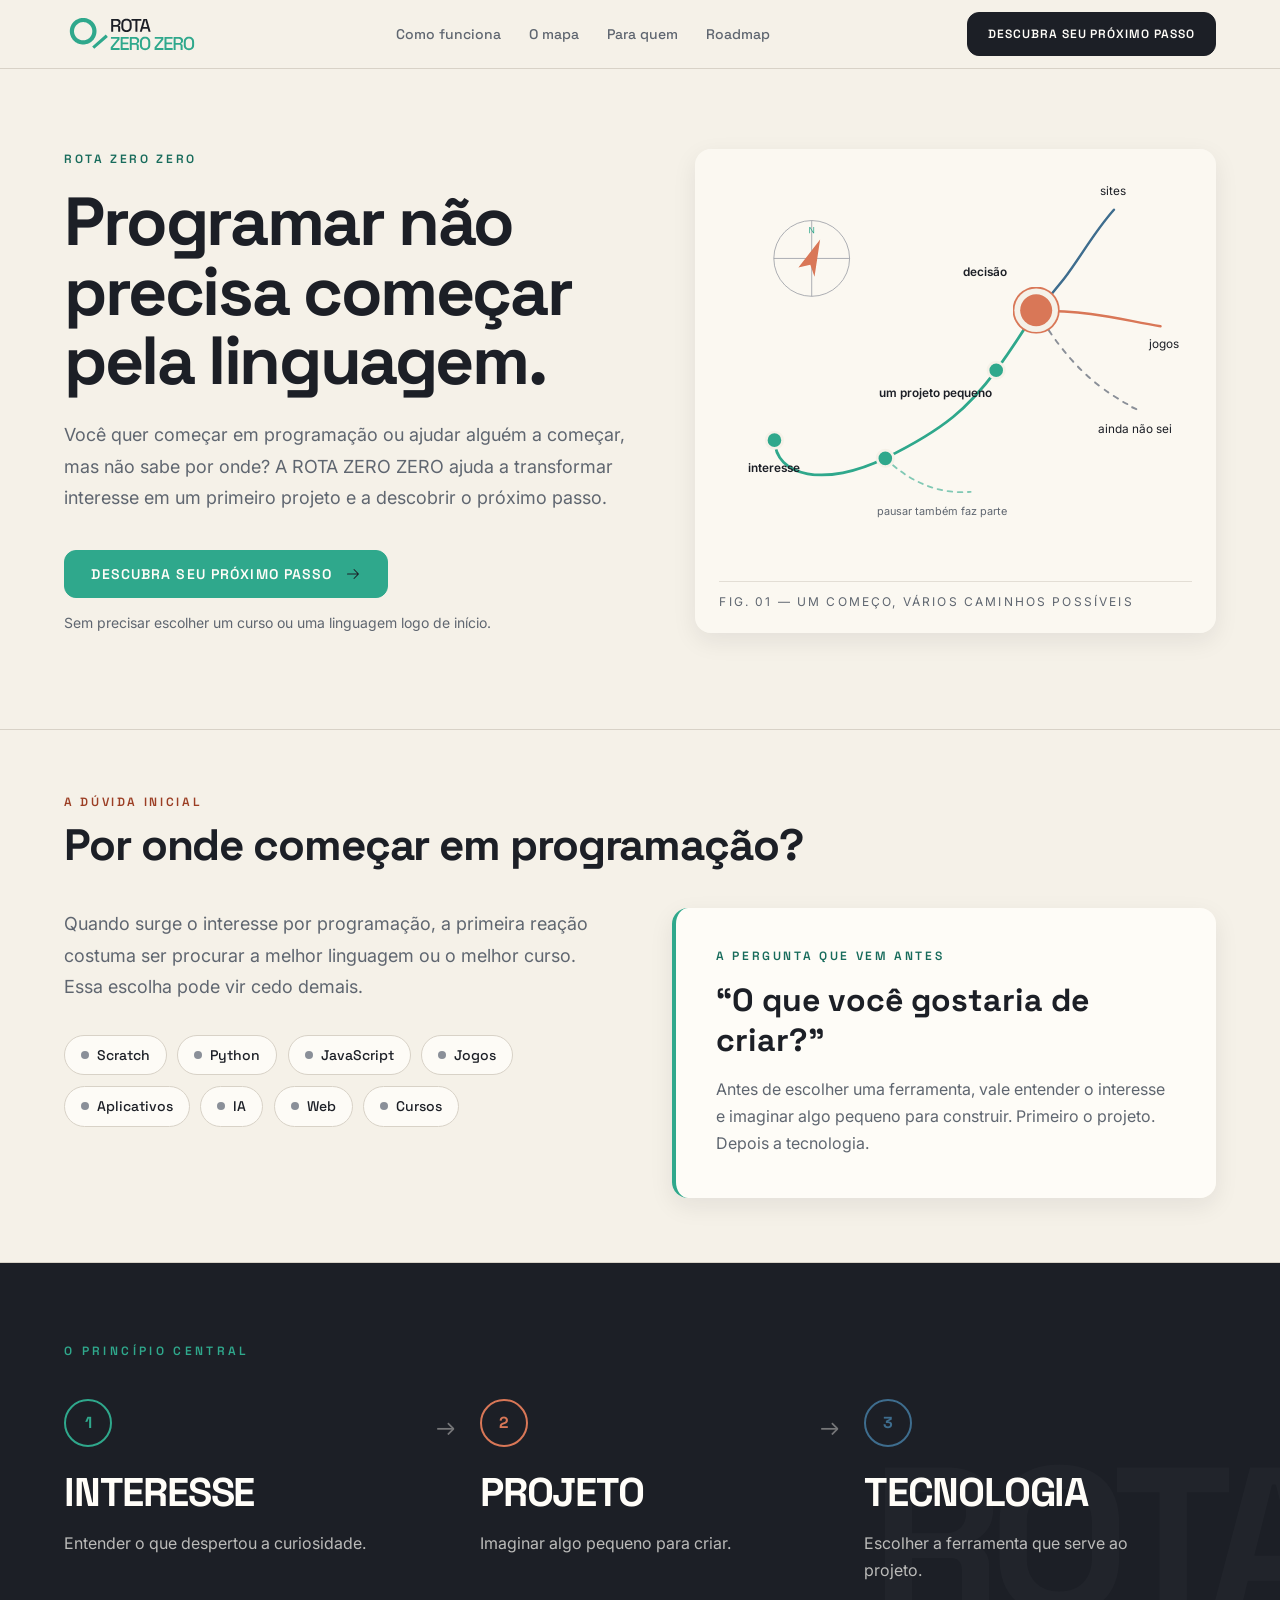
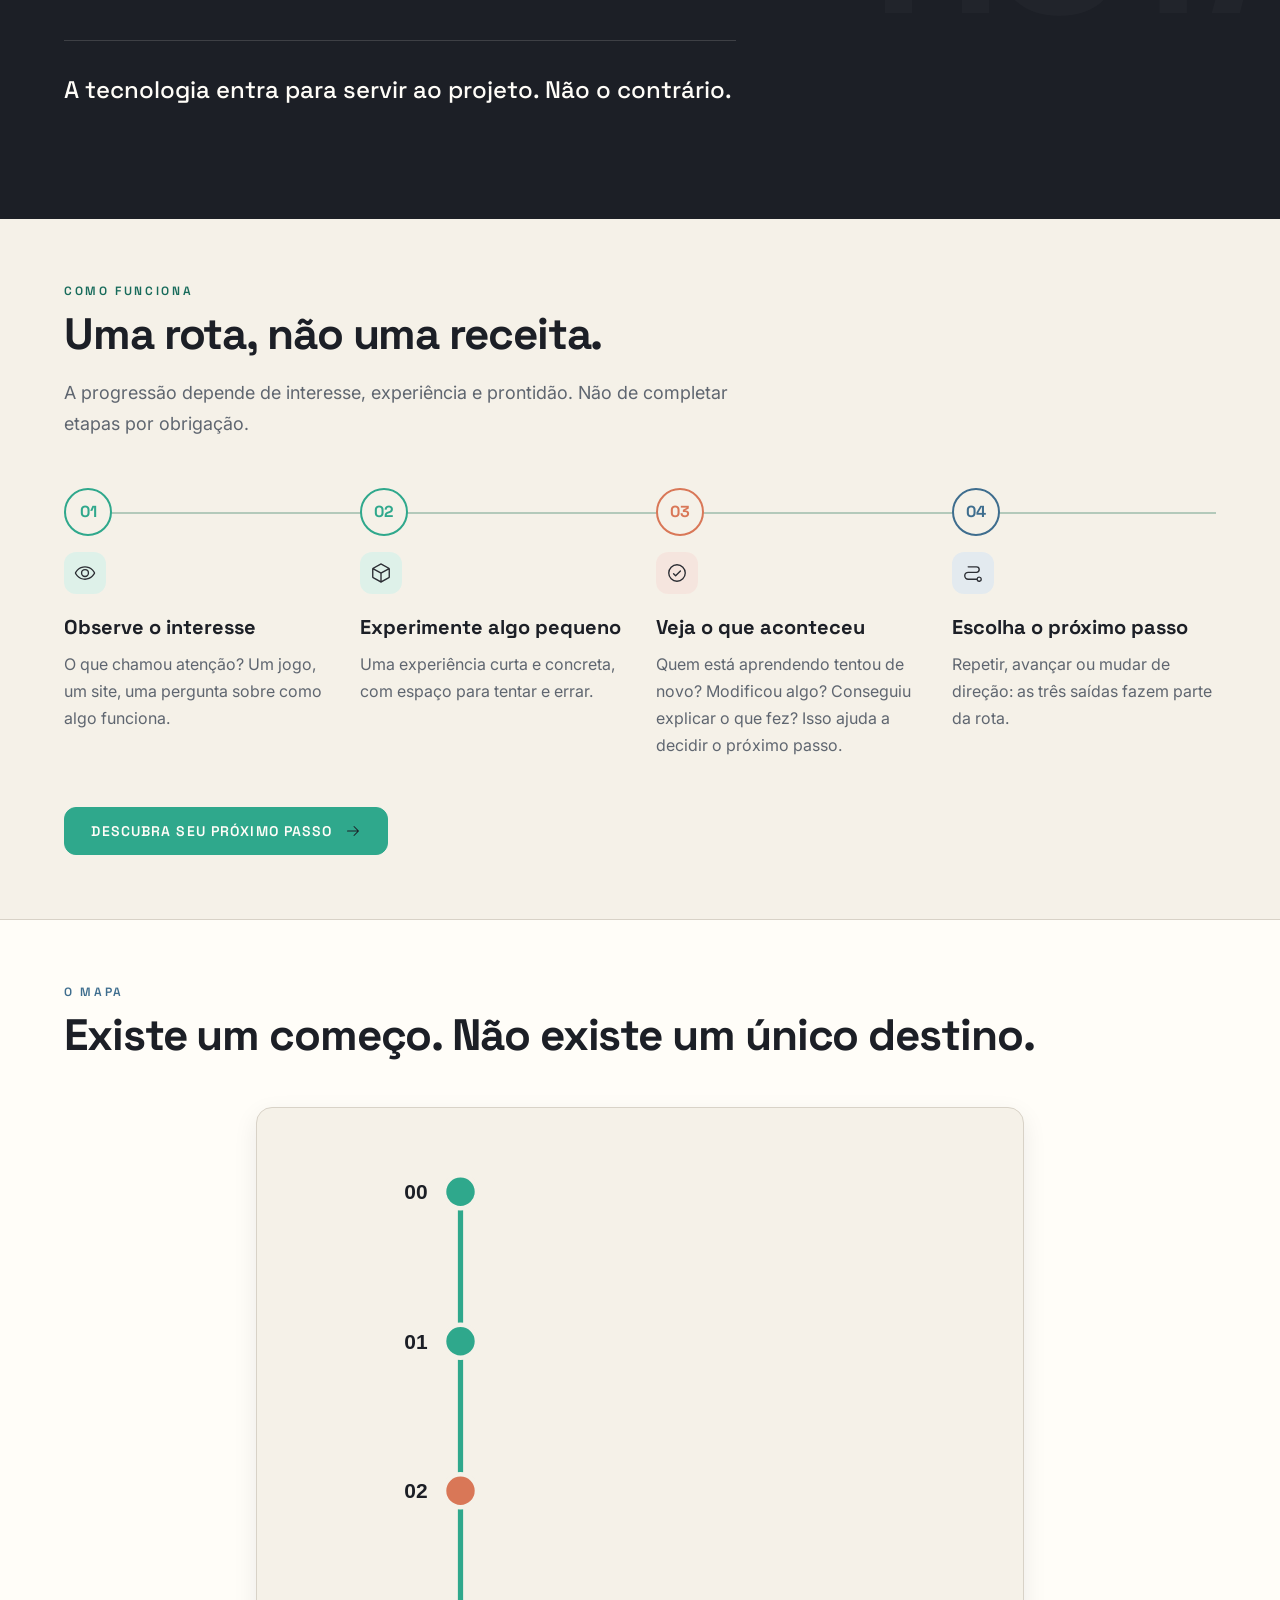
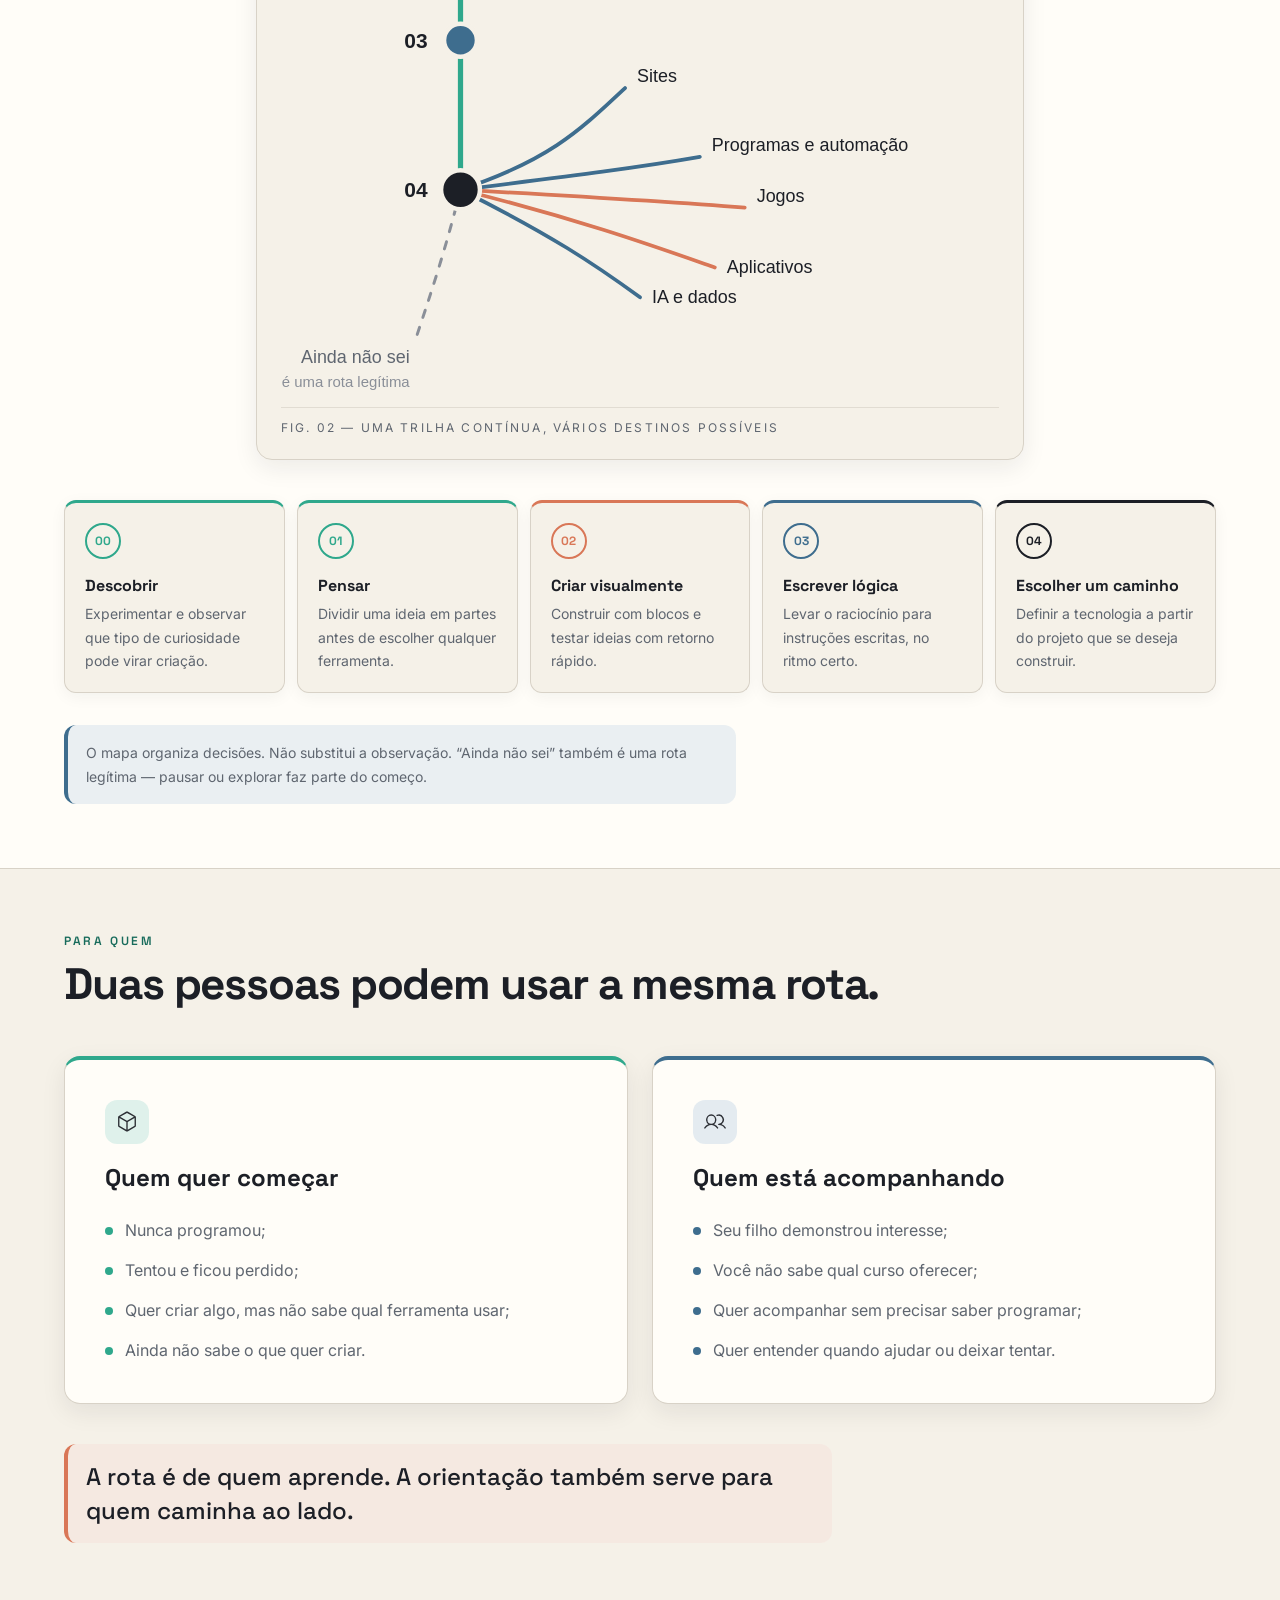
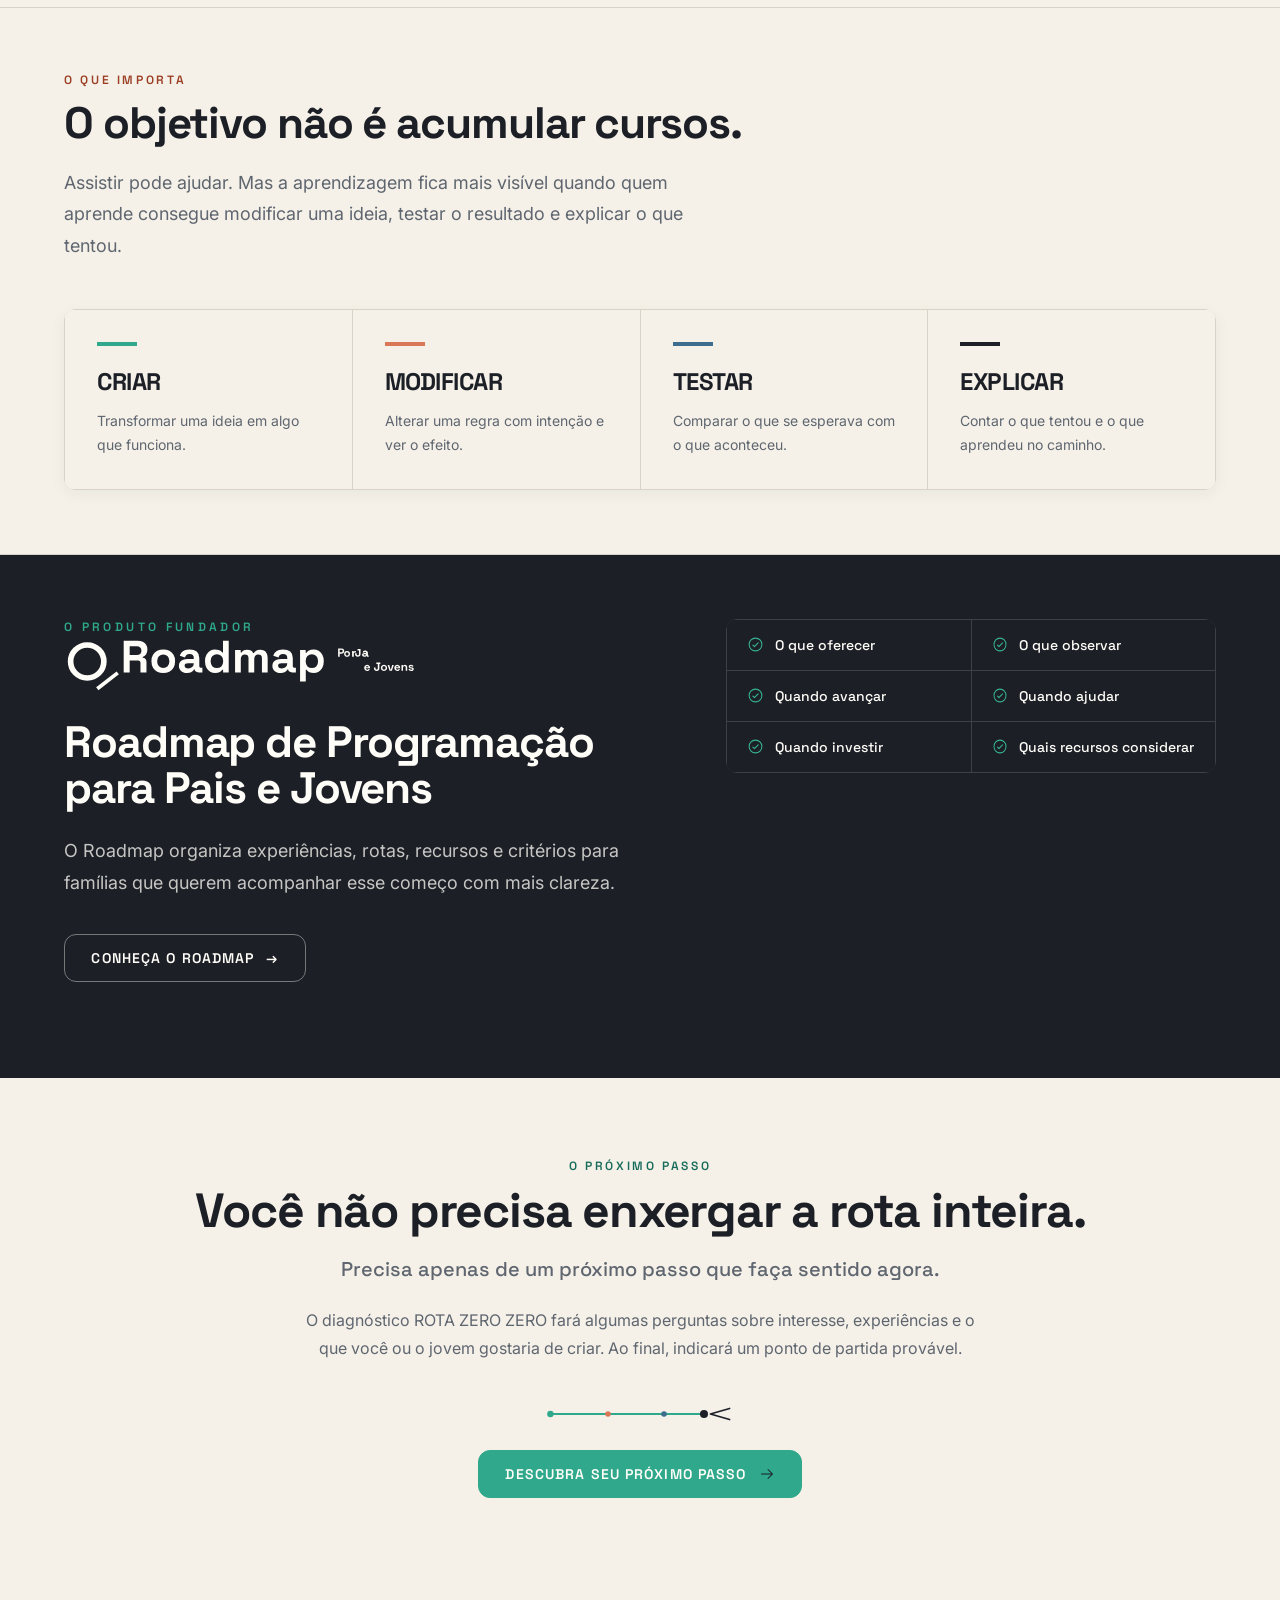
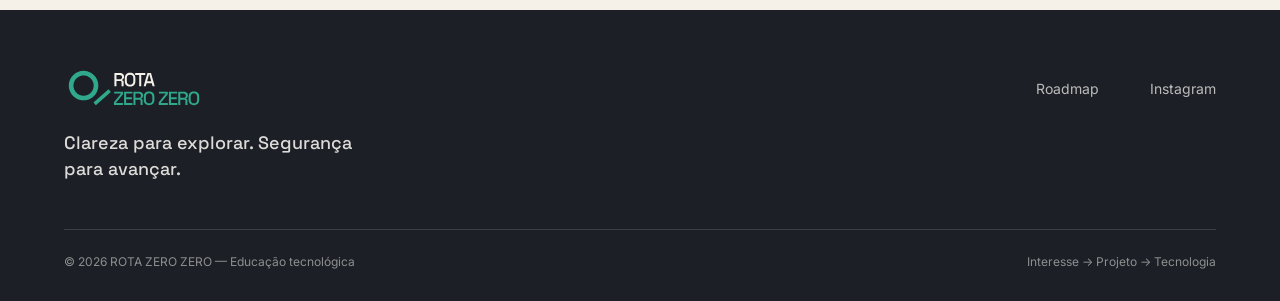
<file: index.html>
<!doctype html>
<html lang="pt-BR">
<head>
  <meta charset="utf-8">
  <meta name="viewport" content="width=device-width, initial-scale=1">
  <title>Por onde começar em programação | ROTA ZERO ZERO</title>
  <meta name="description" content="Descubra por onde começar em programação. A ROTA ZERO ZERO ajuda a transformar interesse em um primeiro projeto e escolher o próximo passo.">
  <meta name="robots" content="index,follow,max-image-preview:large,max-snippet:-1,max-video-preview:-1">
  <meta name="theme-color" content="#F5F1E8">
  <link rel="canonical" href="https://rota-zero-zero-landing-145931.hostingersite.com/">
  <link rel="alternate" hreflang="pt-BR" href="https://rota-zero-zero-landing-145931.hostingersite.com/">

  <meta property="og:type" content="website">
  <meta property="og:locale" content="pt_BR">
  <meta property="og:site_name" content="ROTA ZERO ZERO">
  <meta property="og:url" content="https://rota-zero-zero-landing-145931.hostingersite.com/">
  <meta property="og:title" content="Por onde começar em programação | ROTA ZERO ZERO">
  <meta property="og:description" content="Do interesse ao primeiro projeto: uma rota para iniciantes e para quem acompanha alguém que está começando em programação.">
  <meta property="og:image" content="https://rota-zero-zero-landing-145931.hostingersite.com/assets/social/og-rota-zero-zero.png">
  <meta property="og:image:width" content="1200">
  <meta property="og:image:height" content="630">
  <meta property="og:image:alt" content="ROTA ZERO ZERO — Programação sem começar perdido.">

  <meta name="twitter:card" content="summary_large_image">
  <meta name="twitter:title" content="Por onde começar em programação | ROTA ZERO ZERO">
  <meta name="twitter:description" content="Do interesse ao primeiro projeto: uma rota para iniciantes e para quem acompanha alguém que está começando em programação.">
  <meta name="twitter:image" content="https://rota-zero-zero-landing-145931.hostingersite.com/assets/social/og-rota-zero-zero.png">
  <meta name="twitter:image:alt" content="ROTA ZERO ZERO — Programação sem começar perdido.">

  <script type="application/ld+json">
  {
    "@context": "https://schema.org",
    "@graph": [
      {
        "@type": "WebSite",
        "@id": "https://rota-zero-zero-landing-145931.hostingersite.com/#website",
        "url": "https://rota-zero-zero-landing-145931.hostingersite.com/",
        "name": "ROTA ZERO ZERO",
        "description": "Orientação para quem quer começar em programação e para quem acompanha alguém nesse começo.",
        "inLanguage": "pt-BR",
        "sameAs": [
          "https://www.instagram.com/rota.zerozero/"
        ]
      },
      {
        "@type": "WebPage",
        "@id": "https://rota-zero-zero-landing-145931.hostingersite.com/#webpage",
        "url": "https://rota-zero-zero-landing-145931.hostingersite.com/",
        "name": "Por onde começar em programação | ROTA ZERO ZERO",
        "description": "Descubra por onde começar em programação. A ROTA ZERO ZERO ajuda a transformar interesse em um primeiro projeto e escolher o próximo passo.",
        "isPartOf": {
          "@id": "https://rota-zero-zero-landing-145931.hostingersite.com/#website"
        },
        "inLanguage": "pt-BR",
        "about": [
          {
            "@type": "Thing",
            "name": "Programação para iniciantes"
          },
          {
            "@type": "Thing",
            "name": "Primeiro projeto de programação"
          }
        ]
      }
    ]
  }
  </script>

  <link rel="icon" type="image/svg+xml" href="assets/brand/brand-symbol-ring-bar.svg">
  <link rel="icon" href="favicon.ico" sizes="any">
  <link rel="stylesheet" href="css/styles.css">
  <link rel="stylesheet" href="css/idv-static.css">
  <script src="js/main.js" defer></script>
</head>
<body>
  <a class="skip-link" href="#conteudo">Pular para o conteúdo</a>

  <header class="site-header">
    <div class="container header-inner">
      <a href="./" class="brand-link" aria-label="ROTA ZERO ZERO — página inicial">
        <img class="brand brand-full" src="assets/brand/rota-zero-zero-completa.svg" alt="ROTA ZERO ZERO" width="1123" height="364">
        <img class="brand brand-compact" src="assets/brand/rota-zero-zero-reduzida.svg" alt="R00 — ROTA ZERO ZERO">
      </a>

      <nav class="desktop-nav" aria-label="Navegação principal">
        <a href="#como-funciona">Como funciona</a>
        <a href="#o-mapa">O mapa</a>
        <a href="#para-quem">Para quem</a>
        <a href="#roadmap">Roadmap</a>
      </nav>

      <div class="header-actions">
        <a class="button button-dark header-cta" href="diagnostico/">Descubra seu próximo passo</a>
        <button class="menu-button" type="button" aria-expanded="false" aria-controls="menu-mobile" aria-label="Abrir menu">
          <svg class="icon-menu" viewBox="0 0 24 24" aria-hidden="true"><path d="M4 7h16M4 12h16M4 17h16"/></svg>
          <svg class="icon-close" viewBox="0 0 24 24" aria-hidden="true"><path d="M6 6l12 12M18 6L6 18"/></svg>
        </button>
      </div>
    </div>

    <nav id="menu-mobile" class="mobile-nav" aria-label="Navegação móvel" hidden>
      <div class="container mobile-nav-inner">
        <a href="#como-funciona">Como funciona</a>
        <a href="#o-mapa">O mapa</a>
        <a href="#para-quem">Para quem</a>
        <a href="#roadmap">Roadmap</a>
        <a class="button button-green mobile-cta" href="diagnostico/">Descubra seu próximo passo <img class="cta-arrow" src="assets/idv/arrow-next-right.svg" alt="" aria-hidden="true"></a>
      </div>
    </nav>
  </header>

  <main id="conteudo">
    <section class="section section-border hero">
      <div class="container hero-grid">
        <div class="reveal">
          <p class="kicker kicker-green">Rota Zero Zero</p>
          <h1>Programar não precisa começar pela linguagem.</h1>
          <p class="hero-lead">Você quer começar em programação ou ajudar alguém a começar, mas não sabe por onde? A ROTA ZERO ZERO ajuda a transformar interesse em um primeiro projeto e a descobrir o próximo passo.</p>
          <div class="hero-actions">
            <a class="button button-green" href="diagnostico/">Descubra seu próximo passo <img class="cta-arrow" src="assets/idv/arrow-next-right.svg" alt="" aria-hidden="true"></a>
            <p>Sem precisar escolher um curso ou uma linguagem logo de início.</p>
          </div>
        </div>

        <figure class="trail-card reveal reveal-delay-1">
          <svg class="trail-svg" viewBox="0 0 520 440" role="img" aria-label="Trilha com nós e ramificações: do interesse, passando por um pequeno projeto, até diferentes tecnologias possíveis">
            <image href="assets/idv/path-main-ascending.svg" x="55" y="145" width="300" height="189" preserveAspectRatio="xMidYMid meet" aria-hidden="true"/>
            <image href="assets/idv/path-branch-pause.svg" x="177" y="308" width="106" height="49" preserveAspectRatio="xMidYMid meet" aria-hidden="true"/>
            <image href="assets/idv/path-branch-three-way.svg" x="343" y="33" width="150" height="234" preserveAspectRatio="xMidYMid meet" aria-hidden="true"/>
            <circle cx="61" cy="294" r="9" fill="#2FA88C" stroke="#F5F1E8" stroke-width="3"/>
            <circle cx="183" cy="314" r="9" fill="#2FA88C" stroke="#F5F1E8" stroke-width="3"/>
            <circle cx="305" cy="217" r="9" fill="#2FA88C" stroke="#F5F1E8" stroke-width="3"/>
            <image href="assets/idv/node-highlight-terra.svg" x="323" y="125" width="52" height="52" preserveAspectRatio="xMidYMid meet" aria-hidden="true"/>
            <image href="assets/idv/icon-compass-cover.svg" x="58" y="50" width="88" height="88" preserveAspectRatio="xMidYMid meet" aria-hidden="true"/>
            <g font-size="13" fill="#1C1F26">
              <text x="61" y="329" text-anchor="middle" font-weight="600">interesse</text>
              <text x="300" y="247" text-anchor="end" font-weight="600">um projeto pequeno</text>
              <text x="317" y="113" text-anchor="end" font-weight="600">decisão</text>
              <text x="434" y="24" text-anchor="middle">sites</text>
              <text x="490" y="193" text-anchor="middle">jogos</text>
              <text x="458" y="286" text-anchor="middle">ainda não sei</text>
              <text x="245" y="376" text-anchor="middle" fill="#5F6670" font-size="12">pausar também faz parte</text>
            </g>
          </svg>
          <figcaption>Fig. 01 — Um começo, vários caminhos possíveis</figcaption>
        </figure>
      </div>
    </section>

    <section class="section section-border" aria-labelledby="problema">
      <div class="container section-pad">
        <div class="section-heading reveal">
          <p class="kicker kicker-terra">A dúvida inicial</p>
          <h2 id="problema">Por onde começar em programação?</h2>
        </div>
        <div class="two-col content-gap">
          <div class="reveal">
            <p class="lead">Quando surge o interesse por programação, a primeira reação costuma ser procurar a melhor linguagem ou o melhor curso. Essa escolha pode vir cedo demais.</p>
            <ul class="chips" aria-label="Possibilidades que costumam aparecer na primeira busca">
              <li><span></span>Scratch</li><li><span></span>Python</li><li><span></span>JavaScript</li><li><span></span>Jogos</li><li><span></span>Aplicativos</li><li><span></span>IA</li><li><span></span>Web</li><li><span></span>Cursos</li>
            </ul>
          </div>
          <aside class="question-card reveal reveal-delay-1">
            <p class="kicker kicker-green">A pergunta que vem antes</p>
            <p class="big-quote">“O que você gostaria de criar?”</p>
            <p>Antes de escolher uma ferramenta, vale entender o interesse e imaginar algo pequeno para construir. Primeiro o projeto. Depois a tecnologia.</p>
          </aside>
        </div>
      </div>
    </section>

    <section class="section principle" aria-labelledby="principio">
      <div class="principle-word" aria-hidden="true">ROTA</div>
      <div class="container section-pad principle-inner">
        <div class="reveal">
          <p class="kicker kicker-on-dark">O princípio central</p>
          <h2 id="principio" class="sr-only">Interesse, projeto, tecnologia</h2>
          <ol class="principle-steps" aria-label="Interesse leva a projeto, que leva a tecnologia">
            <li><span class="circle circle-green">1</span><h3>Interesse</h3><p>Entender o que despertou a curiosidade.</p></li>
            <li><span class="step-arrow" aria-hidden="true">→</span><span class="circle circle-terra">2</span><h3>Projeto</h3><p>Imaginar algo pequeno para criar.</p></li>
            <li><span class="step-arrow" aria-hidden="true">→</span><span class="circle circle-blue">3</span><h3>Tecnologia</h3><p>Escolher a ferramenta que serve ao projeto.</p></li>
          </ol>
          <p class="principle-note">A tecnologia entra para servir ao projeto. Não o contrário.</p>
        </div>
      </div>
    </section>

    <section id="como-funciona" class="section section-border anchor-section" aria-labelledby="como-funciona-titulo">
      <div class="container section-pad">
        <div class="section-heading reveal">
          <p class="kicker kicker-green">Como funciona</p>
          <h2 id="como-funciona-titulo">Uma rota, não uma receita.</h2>
          <p class="lead section-lead">A progressão depende de interesse, experiência e prontidão. Não de completar etapas por obrigação.</p>
        </div>
        <ol class="process-grid">
          <li class="reveal"><span class="circle circle-green">01</span><img class="idv-step-icon" src="assets/idv/icon-observe.svg" alt="" aria-hidden="true"><h3>Observe o interesse</h3><p>O que chamou atenção? Um jogo, um site, uma pergunta sobre como algo funciona.</p></li>
          <li class="reveal reveal-delay-1"><span class="circle circle-green">02</span><img class="idv-step-icon" src="assets/idv/icon-build.svg" alt="" aria-hidden="true"><h3>Experimente algo pequeno</h3><p>Uma experiência curta e concreta, com espaço para tentar e errar.</p></li>
          <li class="reveal reveal-delay-2"><span class="circle circle-terra">03</span><img class="idv-step-icon" src="assets/idv/icon-check-circle.svg" alt="" aria-hidden="true"><h3>Veja o que aconteceu</h3><p>Quem está aprendendo tentou de novo? Modificou algo? Conseguiu explicar o que fez? Isso ajuda a decidir o próximo passo.</p></li>
          <li class="reveal reveal-delay-3"><span class="circle circle-blue">04</span><img class="idv-step-icon" src="assets/idv/icon-route.svg" alt="" aria-hidden="true"><h3>Escolha o próximo passo</h3><p>Repetir, avançar ou mudar de direção: as três saídas fazem parte da rota.</p></li>
        </ol>
        <div class="reveal process-cta"><a class="button button-green" href="diagnostico/">Descubra seu próximo passo <img class="cta-arrow" src="assets/idv/arrow-next-right.svg" alt="" aria-hidden="true"></a></div>
      </div>
    </section>

    <section id="o-mapa" class="section section-border section-white anchor-section" aria-labelledby="mapa-titulo">
      <div class="container section-pad">
        <div class="section-heading reveal">
          <p class="kicker kicker-blue">O mapa</p>
          <h2 id="mapa-titulo">Existe um começo. Não existe um único destino.</h2>
        </div>
        <figure class="map-card reveal">
          <img class="map-illustration" src="assets/illustrations/map-00-04-six-routes.svg" alt="Trilha contínua de 00 a 04, com seis rotas surgindo do 04: Sites, Programas e automação, Jogos, Aplicativos, IA e dados, e Ainda não sei.">
          <figcaption>Fig. 02 — Uma trilha contínua, vários destinos possíveis</figcaption>
        </figure>
        <ol class="stage-grid reveal">
          <li><span class="circle circle-green small">00</span><h3>Descobrir</h3><p>Experimentar e observar que tipo de curiosidade pode virar criação.</p></li>
          <li><span class="circle circle-green small">01</span><h3>Pensar</h3><p>Dividir uma ideia em partes antes de escolher qualquer ferramenta.</p></li>
          <li><span class="circle circle-terra small">02</span><h3>Criar visualmente</h3><p>Construir com blocos e testar ideias com retorno rápido.</p></li>
          <li><span class="circle circle-blue small">03</span><h3>Escrever lógica</h3><p>Levar o raciocínio para instruções escritas, no ritmo certo.</p></li>
          <li><span class="circle circle-dark small">04</span><h3>Escolher um caminho</h3><p>Definir a tecnologia a partir do projeto que se deseja construir.</p></li>
        </ol>
        <p class="map-note reveal">O mapa organiza decisões. Não substitui a observação. “Ainda não sei” também é uma rota legítima — pausar ou explorar faz parte do começo.</p>
      </div>
    </section>

    <section id="para-quem" class="section section-border anchor-section" aria-labelledby="para-quem-titulo">
      <div class="container section-pad">
        <div class="section-heading reveal"><p class="kicker kicker-green">Para quem</p><h2 id="para-quem-titulo">Duas pessoas podem usar a mesma rota.</h2></div>
        <div class="audience-grid">
          <article class="audience-card audience-green reveal"><img class="idv-audience-icon" src="assets/idv/icon-build.svg" alt="" aria-hidden="true"><h3>Quem quer começar</h3><ul><li>Nunca programou;</li><li>Tentou e ficou perdido;</li><li>Quer criar algo, mas não sabe qual ferramenta usar;</li><li>Ainda não sabe o que quer criar.</li></ul></article>
          <article class="audience-card audience-blue reveal reveal-delay-1"><img class="idv-audience-icon" src="assets/idv/icon-family.svg" alt="" aria-hidden="true"><h3>Quem está acompanhando</h3><ul><li>Seu filho demonstrou interesse;</li><li>Você não sabe qual curso oferecer;</li><li>Quer acompanhar sem precisar saber programar;</li><li>Quer entender quando ajudar ou deixar tentar.</li></ul></article>
        </div>
        <p class="audience-note reveal">A rota é de quem aprende. A orientação também serve para quem caminha ao lado.</p>
      </div>
    </section>

    <section class="section section-border" aria-labelledby="diferencial-titulo">
      <div class="container section-pad">
        <div class="section-heading reveal"><p class="kicker kicker-terra">O que importa</p><h2 id="diferencial-titulo">O objetivo não é acumular cursos.</h2><p class="lead section-lead">Assistir pode ajudar. Mas a aprendizagem fica mais visível quando quem aprende consegue modificar uma ideia, testar o resultado e explicar o que tentou.</p></div>
        <ul class="signal-grid">
          <li><span class="signal-bar green"></span><h3>Criar</h3><p>Transformar uma ideia em algo que funciona.</p></li>
          <li><span class="signal-bar terra"></span><h3>Modificar</h3><p>Alterar uma regra com intenção e ver o efeito.</p></li>
          <li><span class="signal-bar blue"></span><h3>Testar</h3><p>Comparar o que se esperava com o que aconteceu.</p></li>
          <li><span class="signal-bar dark"></span><h3>Explicar</h3><p>Contar o que tentou e o que aprendeu no caminho.</p></li>
        </ul>
      </div>
    </section>

    <section id="roadmap" class="section roadmap-section anchor-section" aria-labelledby="roadmap-titulo">
      <div class="container roadmap-grid">
        <div class="reveal">
          <p class="kicker kicker-on-dark">O produto fundador</p>
          <img class="roadmap-product-signature" src="assets/brand/product-roadmap-horizontal-warmwhite.svg" alt="Roadmap de Programação para Pais e Jovens">
          <h2 id="roadmap-titulo">Roadmap de Programação para Pais e Jovens</h2>
          <p class="lead-on-dark">O Roadmap organiza experiências, rotas, recursos e critérios para famílias que querem acompanhar esse começo com mais clareza.</p>
          <a class="button button-outline-light" href="https://darkslategrey-goat-979048.hostingersite.com/roadmap-completo.html" target="_blank" rel="noopener noreferrer">Conheça o Roadmap <span aria-hidden="true">→</span></a>
        </div>
        <ul class="roadmap-list reveal reveal-delay-1">
          <li><img class="idv-list-icon" src="assets/idv/icon-check-circle.svg" alt="" aria-hidden="true">O que oferecer</li>
          <li><img class="idv-list-icon" src="assets/idv/icon-check-circle.svg" alt="" aria-hidden="true">O que observar</li>
          <li><img class="idv-list-icon" src="assets/idv/icon-check-circle.svg" alt="" aria-hidden="true">Quando avançar</li>
          <li><img class="idv-list-icon" src="assets/idv/icon-check-circle.svg" alt="" aria-hidden="true">Quando ajudar</li>
          <li><img class="idv-list-icon" src="assets/idv/icon-check-circle.svg" alt="" aria-hidden="true">Quando investir</li>
          <li><img class="idv-list-icon" src="assets/idv/icon-check-circle.svg" alt="" aria-hidden="true">Quais recursos considerar</li>
        </ul>
      </div>
    </section>

    <section class="section final-cta" aria-labelledby="diagnostico-titulo">
      <div class="container final-cta-inner reveal">
        <p class="kicker kicker-green">O próximo passo</p>
        <h2 id="diagnostico-titulo">Você não precisa enxergar a rota inteira.</h2>
        <p class="final-subtitle">Precisa apenas de um próximo passo que faça sentido agora.</p>
        <p class="final-copy">O diagnóstico ROTA ZERO ZERO fará algumas perguntas sobre interesse, experiências e o que você ou o jovem gostaria de criar. Ao final, indicará um ponto de partida provável.</p>
        <svg viewBox="0 0 240 24" class="mini-trail" aria-hidden="true"><path d="M8 12 H 196" fill="none" stroke="#2FA88C" stroke-width="2.5" stroke-linecap="round"/><circle cx="8" cy="12" r="4" fill="#2FA88C"/><circle cx="80" cy="12" r="3.5" fill="#D97757"/><circle cx="150" cy="12" r="3.5" fill="#3E6D8E"/><circle cx="200" cy="12" r="5" fill="#1C1F26"/><path d="M208 12 l 24 -7 M208 12 l 24 7" stroke="#1C1F26" stroke-width="2" stroke-linecap="round"/></svg>
        <a class="button button-green" href="diagnostico/">Descubra seu próximo passo <img class="cta-arrow" src="assets/idv/arrow-next-right.svg" alt="" aria-hidden="true"></a>
      </div>
    </section>
  </main>

  <footer class="site-footer">
    <div class="container footer-inner">
      <div class="footer-top">
        <div><img src="assets/brand/rota-zero-zero-reversa-transparente.svg" alt="ROTA ZERO ZERO" class="footer-logo"><p>Clareza para explorar. Segurança para avançar.</p></div>
        <nav aria-label="Links do rodapé"><ul><li><a href="https://darkslategrey-goat-979048.hostingersite.com/roadmap-completo.html" target="_blank" rel="noopener noreferrer">Roadmap</a></li><li><a href="https://www.instagram.com/rota.zerozero/" target="_blank" rel="noopener noreferrer">Instagram</a></li></ul></nav>
      </div>
      <div class="footer-bottom"><p>© <span data-current-year>2026</span> ROTA ZERO ZERO — Educação tecnológica</p><p>Interesse → Projeto → Tecnologia</p></div>
    </div>
  </footer>
</body>
</html>
</file>
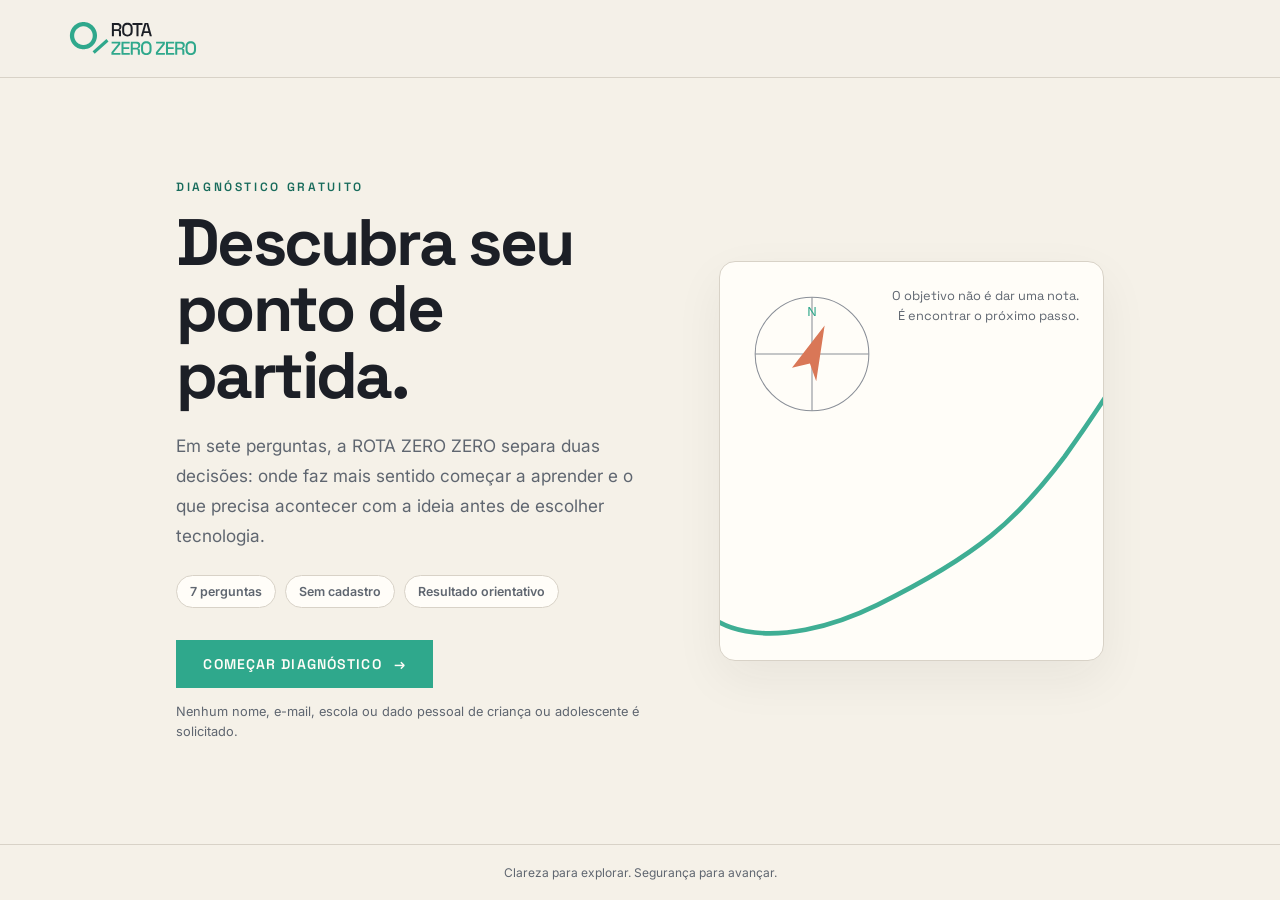
<file: diagnostico/index.html>
<!doctype html>
<html lang="pt-BR">
<head>
  <meta charset="utf-8">
  <meta name="viewport" content="width=device-width, initial-scale=1">
  <title>Descubra seu ponto de partida | ROTA ZERO ZERO</title>
  <meta name="description" content="Responda a um diagnóstico curto e descubra seu ponto de partida para aprender e a próxima decisão para transformar interesse em projeto.">
  <meta name="robots" content="noindex,follow">
  <meta name="theme-color" content="#F5F1E8">
  <link rel="icon" type="image/svg+xml" href="../assets/brand/brand-symbol-ring-bar.svg">
  <link rel="icon" href="../favicon.ico" sizes="any">
  <link rel="stylesheet" href="../css/styles.css">
  <link rel="stylesheet" href="diagnostico.css">
  <link rel="stylesheet" href="diagnostico-v1-1.css">
  <script src="diagnostic-rules-v1-1.js" defer></script>
  <script src="diagnostic-copy-v1-1.js" defer></script>
  <script src="diagnostico-v1-1.js" defer></script>
</head>
<body class="diagnostic-page">
  <a class="skip-link" href="#conteudo">Pular para o conteúdo</a>

  <header class="diagnostic-header">
    <div class="container">
      <a href="../" aria-label="Voltar para a página inicial da ROTA ZERO ZERO">
        <img src="../assets/brand/rota-zero-zero-completa.svg" alt="ROTA ZERO ZERO" class="diagnostic-logo" width="1123" height="364">
      </a>
    </div>
  </header>

  <main class="diagnostic-main" id="conteudo">
    <div class="diagnostic-app" data-diagnostic-app>
      <section class="diagnostic-intro" data-screen="intro" aria-labelledby="diagnostic-intro-title">
        <div>
          <p class="kicker kicker-green">Diagnóstico gratuito</p>
          <h1 id="diagnostic-intro-title">Descubra seu ponto de partida.</h1>
          <p class="diagnostic-intro-lead">Em sete perguntas, a ROTA ZERO ZERO separa duas decisões: onde faz mais sentido começar a aprender e o que precisa acontecer com a ideia antes de escolher tecnologia.</p>

          <ul class="diagnostic-intro-meta" aria-label="Características do diagnóstico">
            <li>7 perguntas</li>
            <li>Sem cadastro</li>
            <li>Resultado orientativo</li>
          </ul>

          <button class="button button-green diagnostic-start" type="button" data-action="start">Começar diagnóstico <span aria-hidden="true">→</span></button>
          <p class="diagnostic-privacy-note">Nenhum nome, e-mail, escola ou dado pessoal de criança ou adolescente é solicitado.</p>
        </div>

        <div class="diagnostic-intro-visual" aria-hidden="true">
          <img class="diagnostic-intro-compass" src="../assets/idv/icon-compass-cover.svg" alt="">
          <img class="diagnostic-intro-route" src="../assets/idv/path-main-ascending.svg" alt="">
          <p class="diagnostic-intro-caption">O objetivo não é dar uma nota. É encontrar o próximo passo.</p>
        </div>
      </section>

      <div data-diagnostic-dynamic hidden></div>
      <p class="sr-only" aria-live="polite" aria-atomic="true" data-diagnostic-live></p>

      <noscript>
        <p class="diagnostic-noscript">Este diagnóstico funciona diretamente no navegador e precisa de JavaScript para avançar entre as perguntas. Nenhum dado é enviado para um servidor.</p>
      </noscript>
    </div>
  </main>

  <footer class="diagnostic-footer">Clareza para explorar. Segurança para avançar.</footer>
</body>
</html>
</file>
<file: css/styles.css>
@import url('https://fonts.googleapis.com/css2?family=Inter:wght@400;500;600;700&family=Space+Grotesk:wght@400;500;600;700&display=swap');

:root {
  --papel: #F5F1E8;
  --tinta: #1C1F26;
  --verde: #2FA88C;
  --verde-texto: #176B5B;
  --terra: #D97757;
  --terra-texto: #9B3E24;
  --azul: #3E6D8E;
  --cinza: #8A8F98;
  --cinza-texto: #5F6670;
  --branco: #FFFDF8;
  --linha: #D8D2C7;
  --max: 72rem;
}

* { box-sizing: border-box; }
html { scroll-behavior: smooth; }
body { margin: 0; background: var(--papel); color: var(--tinta); font-family: "Inter", Arial, sans-serif; overflow-x: clip; -webkit-font-smoothing: antialiased; }
a { color: inherit; text-decoration: none; }
img, svg { display: block; max-width: 100%; }
button, input, textarea, select { font: inherit; }
:focus-visible { outline: 3px solid var(--azul); outline-offset: 3px; }
::selection { background: var(--verde); color: var(--branco); }

.skip-link { position: fixed; left: 1rem; top: -5rem; z-index: 100; padding: .8rem 1rem; background: var(--tinta); color: var(--branco); }
.skip-link:focus { top: 1rem; }
.sr-only { position: absolute; width: 1px; height: 1px; padding: 0; margin: -1px; overflow: hidden; clip: rect(0,0,0,0); white-space: nowrap; border: 0; }
.container { width: min(100% - 2.5rem, var(--max)); margin-inline: auto; }
.section-border { border-bottom: 1px solid var(--linha); }
.section-pad { padding-block: 4rem; }
.anchor-section { scroll-margin-top: 5.5rem; }
.section-white { background: var(--branco); }

.site-header { position: sticky; top: 0; z-index: 40; border-bottom: 1px solid var(--linha); background: color-mix(in srgb, var(--papel) 95%, transparent); backdrop-filter: blur(7px); }
.header-inner { min-height: 4.25rem; display: flex; align-items: center; justify-content: space-between; gap: 1rem; }
.brand-link { flex: 0 0 auto; }
.brand-full { width: auto; height: 2.75rem; }
.brand-compact { display: none; width: auto; height: 2.5rem; }
.desktop-nav { display: flex; gap: 1.75rem; align-items: center; }
.desktop-nav a { font-family: "Space Grotesk", sans-serif; font-size: .875rem; font-weight: 500; color: var(--cinza-texto); transition: color .2s ease; }
.desktop-nav a:hover { color: var(--tinta); }
.header-actions { display: flex; align-items: center; gap: .75rem; }
.menu-button { display: none; width: 2.75rem; height: 2.75rem; align-items: center; justify-content: center; border: 1px solid var(--linha); color: var(--tinta); background: transparent; cursor: pointer; }
.menu-button svg { width: 1.25rem; height: 1.25rem; fill: none; stroke: currentColor; stroke-width: 2; stroke-linecap: round; }
.icon-close { display: none; }
.menu-button[aria-expanded="true"] .icon-menu { display: none; }
.menu-button[aria-expanded="true"] .icon-close { display: block; }
.mobile-nav { border-top: 1px solid var(--linha); background: var(--papel); }
.mobile-nav-inner { display: grid; padding-block: .75rem 1rem; }
.mobile-nav-inner > a:not(.button) { padding: .9rem 0; border-bottom: 1px solid color-mix(in srgb, var(--linha) 60%, transparent); font-family: "Space Grotesk", sans-serif; font-size: 1rem; font-weight: 500; }
.mobile-cta { margin-top: 1rem; }

.button { min-height: 3rem; display: inline-flex; align-items: center; justify-content: center; gap: .75rem; padding: .85rem 1.65rem; border: 1px solid transparent; font-family: "Space Grotesk", sans-serif; font-size: .875rem; font-weight: 600; text-transform: uppercase; letter-spacing: .08em; transition: background .2s ease, color .2s ease, border-color .2s ease, transform .1s ease; }
.button:active { transform: scale(.98); }
.button-green { border-color: var(--verde); background: var(--verde); color: var(--branco); }
.button-green:hover { border-color: var(--verde-texto); background: var(--verde-texto); }
.button-dark { border-color: var(--tinta); background: var(--tinta); color: var(--branco); }
.button-dark:hover { background: transparent; color: var(--tinta); }
.button-outline-light { border-color: rgb(255 253 248 / .4); color: var(--branco); }
.button-outline-light:hover { border-color: var(--verde); background: var(--verde); }
.header-cta { min-height: 2.75rem; padding: .65rem 1.25rem; font-size: .75rem; }

.hero-grid { display: grid; grid-template-columns: 1.05fr .95fr; align-items: center; gap: 3.5rem; padding-block: 5rem 6rem; }
.kicker { margin: 0; font-family: "Space Grotesk", sans-serif; font-size: .75rem; font-weight: 600; text-transform: uppercase; letter-spacing: .22em; }
.kicker-green { color: var(--verde-texto); }
.kicker-terra { color: var(--terra-texto); }
.kicker-blue { color: var(--azul); }
.kicker-on-dark { color: var(--verde); letter-spacing: .28em; }
h1, h2, h3 { font-family: "Space Grotesk", sans-serif; }
h1 { margin: 1.25rem 0 0; font-size: clamp(2.5rem, 5.5vw, 4.25rem); line-height: 1.02; letter-spacing: -.035em; }
.hero-lead { max-width: 36rem; margin: 1.5rem 0 0; font-size: 1.125rem; line-height: 1.75; color: var(--cinza-texto); }
.hero-actions { margin-top: 2.25rem; }
.hero-actions p { margin: 1rem 0 0; font-size: .875rem; color: var(--cinza-texto); }
.trail-card { margin: 0; padding: 1.5rem; background: rgb(255 253 248 / .6); }
.trail-card figcaption, .map-card figcaption { margin-top: .5rem; padding-top: .75rem; border-top: 1px solid color-mix(in srgb, var(--linha) 65%, transparent); color: var(--cinza-texto); font-size: .75rem; text-transform: uppercase; letter-spacing: .18em; }

.section-heading h2, .roadmap-section h2, .final-cta h2 { margin: .75rem 0 0; font-size: clamp(1.9rem, 4vw, 2.75rem); line-height: 1.05; letter-spacing: -.025em; }
.lead { margin: 0; font-size: 1.125rem; line-height: 1.75; color: var(--cinza-texto); }
.section-lead { max-width: 42rem; margin-top: 1.25rem; }
.two-col { display: grid; grid-template-columns: 1fr 1fr; }
.content-gap { gap: 4rem; margin-top: 2.5rem; }
.chips { list-style: none; display: flex; flex-wrap: wrap; gap: .65rem; padding: 0; margin: 2rem 0 0; }
.chips li { display: flex; align-items: center; gap: .5rem; border: 1px solid var(--linha); background: var(--branco); padding: .65rem 1rem; font-family: "Space Grotesk", sans-serif; font-size: .875rem; font-weight: 500; }
.chips li span { width: .5rem; height: .5rem; border-radius: 50%; background: var(--cinza); }
.question-card { border-left: 4px solid var(--verde); background: var(--branco); padding: 2.5rem; align-self: stretch; display: flex; flex-direction: column; justify-content: center; }
.big-quote { margin: 1rem 0; font-family: "Space Grotesk", sans-serif; font-size: clamp(1.5rem, 3vw, 2rem); line-height: 1.25; font-weight: 700; }
.question-card > p:last-child { margin: 0; line-height: 1.7; color: var(--cinza-texto); }

.principle { position: relative; overflow: hidden; background: var(--tinta); color: var(--branco); }
.principle-inner { position: relative; z-index: 1; padding-block: 5rem 7rem; }
.principle-word { position: absolute; right: -3rem; top: 50%; transform: translateY(-50%); font-family: "Space Grotesk", sans-serif; font-size: clamp(9rem, 20vw, 13rem); font-weight: 700; line-height: 1; letter-spacing: -.06em; color: rgb(255 253 248 / .025); user-select: none; }
.principle-steps { list-style: none; display: grid; grid-template-columns: repeat(3, 1fr); gap: 0; padding: 0; margin: 2.5rem 0 0; }
.principle-steps li { position: relative; padding-inline: 2rem; }
.principle-steps li:first-child { padding-left: 0; }
.principle-steps li:last-child { padding-right: 0; }
.step-arrow { position: absolute; left: -.75rem; top: .75rem; color: rgb(255 253 248 / .4); font-family: "Space Grotesk", sans-serif; font-size: 1.5rem; }
.circle { width: 3rem; height: 3rem; border-radius: 50%; border: 2px solid currentColor; display: inline-flex; align-items: center; justify-content: center; background: transparent; font-family: "Space Grotesk", sans-serif; font-weight: 700; }
.circle-green { color: var(--verde); }
.circle-terra { color: var(--terra); }
.circle-blue { color: var(--azul); }
.circle-dark { color: var(--tinta); }
.circle.small { width: 2.25rem; height: 2.25rem; font-size: .75rem; }
.principle-steps h3 { margin: 1.25rem 0 0; font-size: clamp(2rem, 4vw, 2.5rem); text-transform: uppercase; letter-spacing: -.03em; }
.principle-steps p { max-width: 20rem; margin: .75rem 0 0; line-height: 1.7; color: rgb(255 253 248 / .7); }
.principle-note { max-width: 42rem; margin: 3.5rem 0 0; padding-top: 2rem; border-top: 1px solid rgb(255 253 248 / .15); font-family: "Space Grotesk", sans-serif; font-size: clamp(1.25rem, 2vw, 1.5rem); font-weight: 500; line-height: 1.4; }

.process-grid { position: relative; list-style: none; display: grid; grid-template-columns: repeat(4, 1fr); gap: 2rem; padding: 0; margin: 3rem 0 0; }
.process-grid::before { content: ""; position: absolute; left: 0; right: 0; top: 1.5rem; border-top: 2px dashed var(--linha); }
.process-grid li { position: relative; z-index: 1; }
.process-grid .circle { background: var(--papel); }
.process-grid h3 { margin: 1.25rem 0 0; font-size: 1.25rem; }
.process-grid p { margin: .65rem 0 0; color: var(--cinza-texto); line-height: 1.7; }
.process-cta { margin-top: 3rem; }

.map-card { max-width: 48rem; margin: 3rem auto 0; border: 1px solid var(--linha); background: var(--papel); padding: 1.5rem; }
.map-svg { width: 100%; height: auto; }
.stage-grid { list-style: none; display: grid; grid-template-columns: repeat(5, 1fr); gap: .75rem; padding: 0; margin: 2.5rem 0 0; }
.stage-grid li { border: 1px solid var(--linha); background: var(--papel); padding: 1.25rem; }
.stage-grid h3 { margin: 1rem 0 0; font-size: 1rem; }
.stage-grid p { margin: .4rem 0 0; font-size: .875rem; line-height: 1.65; color: var(--cinza-texto); }
.map-note { max-width: 42rem; margin: 2rem 0 0; padding-left: 1.25rem; border-left: 4px solid var(--azul); color: var(--cinza-texto); font-size: .875rem; line-height: 1.7; }

.audience-grid { display: grid; grid-template-columns: 1fr 1fr; gap: 1.5rem; margin-top: 3rem; }
.audience-card { border: 1px solid var(--linha); border-top-width: 4px; background: var(--branco); padding: 2.5rem; }
.audience-green { border-top-color: var(--verde); }
.audience-blue { border-top-color: var(--azul); }
.audience-card h3 { margin: 0; font-size: 1.5rem; }
.audience-card ul { list-style: none; padding: 0; margin: 1.5rem 0 0; display: grid; gap: .85rem; }
.audience-card li { position: relative; padding-left: 1.25rem; color: var(--cinza-texto); line-height: 1.65; }
.audience-card li::before { content: ""; position: absolute; left: 0; top: .65em; width: .5rem; height: .5rem; border-radius: 50%; background: var(--verde); }
.audience-blue li::before { background: var(--azul); }
.audience-note { max-width: 48rem; margin: 2.5rem 0 0; padding-left: 1.5rem; border-left: 4px solid var(--terra); font-family: "Space Grotesk", sans-serif; font-size: clamp(1.25rem, 2.5vw, 1.5rem); font-weight: 500; line-height: 1.4; }

.signal-grid { list-style: none; display: grid; grid-template-columns: repeat(4, 1fr); gap: 1px; padding: 1px; margin: 3rem 0 0; background: var(--linha); }
.signal-grid li { background: var(--papel); padding: 2rem; }
.signal-bar { display: block; width: 2.5rem; height: .25rem; }
.signal-bar.green { background: var(--verde); }.signal-bar.terra { background: var(--terra); }.signal-bar.blue { background: var(--azul); }.signal-bar.dark { background: var(--tinta); }
.signal-grid h3 { margin: 1.25rem 0 0; font-size: 1.5rem; text-transform: uppercase; letter-spacing: -.02em; }
.signal-grid p { margin: .75rem 0 0; font-size: .875rem; line-height: 1.7; color: var(--cinza-texto); }

.roadmap-section { background: var(--tinta); color: var(--branco); }
.roadmap-grid { display: grid; grid-template-columns: 1.1fr .9fr; gap: 4rem; padding-block: 4rem 6rem; }
.roadmap-section h2 { max-width: 38rem; }
.lead-on-dark { max-width: 36rem; margin: 1.5rem 0 0; font-size: 1.125rem; line-height: 1.75; color: rgb(255 253 248 / .75); }
.roadmap-section .button { margin-top: 2.25rem; }
.roadmap-list { list-style: none; display: grid; grid-template-columns: 1fr 1fr; gap: 1px; align-self: start; padding: 1px; margin: 0; background: rgb(255 253 248 / .15); }
.roadmap-list li { display: flex; align-items: center; gap: .75rem; background: var(--tinta); padding: 1rem 1.25rem; font-family: "Space Grotesk", sans-serif; font-size: .875rem; font-weight: 500; }
.roadmap-list span { color: var(--verde); }

.final-cta-inner { max-width: 56rem; padding-block: 5rem 7rem; text-align: center; }
.final-cta h2 { font-size: clamp(2rem, 5vw, 3rem); }
.final-subtitle { margin: 1.25rem 0 0; font-family: "Space Grotesk", sans-serif; font-size: 1.25rem; font-weight: 500; color: var(--cinza-texto); }
.final-copy { max-width: 42rem; margin: 1.5rem auto 0; color: var(--cinza-texto); line-height: 1.75; }
.mini-trail { width: 12rem; height: 1.5rem; margin: 2.5rem auto 1.5rem; }

.site-footer { background: var(--tinta); color: var(--branco); }
.footer-inner { padding-block: 3.5rem 2rem; }
.footer-top { display: flex; justify-content: space-between; align-items: flex-start; gap: 3rem; }
.footer-logo { width: auto; height: 2.5rem; }
.footer-top > div p { max-width: 20rem; margin: 1.25rem 0 0; font-family: "Space Grotesk", sans-serif; font-size: 1.125rem; font-weight: 500; line-height: 1.4; color: rgb(255 253 248 / .85); }
.footer-top nav ul { list-style: none; display: grid; grid-template-columns: 1fr 1fr; gap: .25rem 3rem; padding: 0; margin: 0; }
.footer-top nav a { min-height: 2.75rem; display: inline-flex; align-items: center; font-size: .875rem; color: rgb(255 253 248 / .7); }
.footer-top nav a:hover { color: var(--branco); }
.footer-bottom { display: flex; justify-content: space-between; align-items: center; gap: 1rem; margin-top: 3rem; padding-top: 1.5rem; border-top: 1px solid rgb(255 253 248 / .15); font-size: .75rem; color: rgb(255 253 248 / .5); }
.footer-bottom p { margin: 0; }

.diagnostic-page { min-height: 100dvh; display: flex; flex-direction: column; }
.diagnostic-header { border-bottom: 1px solid var(--linha); }
.diagnostic-header .container { padding-block: 1rem; }
.diagnostic-logo { width: auto; height: 2.25rem; }
.diagnostic-main { flex: 1; display: flex; align-items: center; }
.diagnostic-content { width: min(100% - 2.5rem, 42rem); margin-inline: auto; padding-block: 5rem; text-align: center; }
.diagnostic-content h1 { margin: 1rem 0 0; font-size: clamp(2rem, 5vw, 2.5rem); }
.diagnostic-content > p:not(.kicker) { margin: 1.25rem 0 0; font-size: 1.125rem; line-height: 1.75; color: var(--cinza-texto); }
.diagnostic-back { margin-top: 2.5rem; }
.diagnostic-footer { border-top: 1px solid var(--linha); padding: 1.5rem 1rem; text-align: center; color: var(--cinza-texto); font-size: .875rem; }

@keyframes trail-dash { to { stroke-dashoffset: -28; } }
.trail-flow { stroke-dasharray: 7 7; animation: trail-dash 2.8s linear infinite; }
@keyframes node-pulse { 0%,100% { transform: scale(1); opacity: .35; } 50% { transform: scale(1.9); opacity: 0; } }
.node-halo { transform-origin: center; transform-box: fill-box; animation: node-pulse 3.2s ease-out infinite; }
.reveal { opacity: 0; transform: translateY(24px); transition: opacity .6s cubic-bezier(.22,1,.36,1), transform .6s cubic-bezier(.22,1,.36,1); }
.reveal.is-visible { opacity: 1; transform: translateY(0); }
.reveal-delay-1 { transition-delay: .1s; }.reveal-delay-2 { transition-delay: .16s; }.reveal-delay-3 { transition-delay: .24s; }

@media (max-width: 1023px) {
  .desktop-nav { display: none; }
  .menu-button { display: inline-flex; }
  .hero-grid { grid-template-columns: 1fr; gap: 2.5rem; padding-block: 4rem; }
  .two-col { grid-template-columns: 1fr; }
  .content-gap { gap: 2.5rem; }
  .process-grid { grid-template-columns: repeat(2, 1fr); }
  .process-grid::before { display: none; }
  .stage-grid { grid-template-columns: repeat(2, 1fr); }
  .stage-grid li:last-child { grid-column: span 2; }
  .signal-grid { grid-template-columns: repeat(2, 1fr); }
  .roadmap-grid { grid-template-columns: 1fr; gap: 3rem; }
}

@media (max-width: 767px) {
  .header-cta { display: none; }
  .brand-full { display: none; }
  .brand-compact { display: block; }
  .section-pad { padding-block: 3.5rem; }
  .principle-inner { padding-block: 4rem 5rem; }
  .principle-steps { grid-template-columns: 1fr; gap: 2.5rem; }
  .principle-steps li { padding-inline: 0; }
  .step-arrow { display: none; }
  .process-grid { grid-template-columns: 1fr; }
  .audience-grid { grid-template-columns: 1fr; }
  .signal-grid { grid-template-columns: 1fr 1fr; }
  .roadmap-list { grid-template-columns: 1fr; }
  .footer-top { flex-direction: column; }
  .footer-bottom { flex-direction: column; align-items: flex-start; }
}

@media (max-width: 520px) {
  .container { width: min(100% - 2rem, var(--max)); }
  .button { width: 100%; }
  .hero-grid { padding-block: 3rem 4rem; }
  .trail-card { padding: 1rem; }
  .question-card, .audience-card { padding: 1.75rem; }
  .map-card { padding: 1rem; }
  .stage-grid { grid-template-columns: 1fr; }
  .stage-grid li:last-child { grid-column: auto; }
  .signal-grid { grid-template-columns: 1fr; }
  .footer-top nav ul { grid-template-columns: 1fr 1fr; gap-inline: 2rem; }
}

@media (prefers-reduced-motion: reduce) {
  html { scroll-behavior: auto; }
  .trail-flow, .node-halo { animation: none; }
  .reveal { opacity: 1; transform: none; transition: none; }
}
</file>
<file: css/idv-static.css>
/* ROTA ZERO ZERO — Phase 6
   Refinamento visual baseado no Manual de Identidade Visual V1.2.
   O princípio permanece: orientar, relacionar e facilitar a leitura; nunca decorar por decorar. */

:root {
  --idv-surface-green: #DDF1EA;
  --idv-surface-terra: #F6E5DE;
  --idv-surface-blue: #E2EAF0;
  --idv-radius-card: 1rem;
  --idv-radius-small: .75rem;
  --idv-shadow-low: 0 8px 24px rgb(28 31 38 / 8%);
  --idv-shadow-soft: 0 4px 16px rgb(28 31 38 / 5%);
}

.brand-compact {
  width: auto;
  height: 2.5rem;
}

.footer-logo {
  width: auto;
  height: 2.75rem;
  background: transparent;
  padding: 0;
}

.button,
.menu-button {
  border-radius: var(--idv-radius-small);
}

.button-green .cta-arrow {
  width: 1rem;
  height: 1rem;
  flex: 0 0 auto;
}

.chips li {
  border-radius: 999px;
  background: rgb(255 253 248 / 86%);
}

/* Superfícies reais recebem o tratamento tátil da IDV. */
.trail-card,
.map-card,
.question-card,
.audience-card {
  border-radius: var(--idv-radius-card);
  box-shadow: var(--idv-shadow-low);
}

.trail-card,
.map-card {
  overflow: hidden;
}

.question-card {
  border-left-color: var(--verde);
  background: rgb(255 253 248 / 94%);
}

/* A sequência continua sendo uma trilha, não quatro cards isolados. */
.process-grid::before {
  border-top-style: solid;
  border-top-color: color-mix(in srgb, var(--linha) 78%, var(--verde) 22%);
}

.process-grid > li {
  min-width: 0;
}

.idv-step-icon {
  width: 2.65rem;
  height: 2.65rem;
  margin: 1rem 0 .75rem;
  padding: .65rem;
  border-radius: var(--idv-radius-small);
  opacity: .92;
}

.process-grid > li:nth-child(1) .idv-step-icon,
.process-grid > li:nth-child(2) .idv-step-icon {
  background: var(--idv-surface-green);
}

.process-grid > li:nth-child(3) .idv-step-icon {
  background: var(--idv-surface-terra);
}

.process-grid > li:nth-child(4) .idv-step-icon {
  background: var(--idv-surface-blue);
}

/* Etapas são superfícies de decisão: cor funcional no topo, sem depender só da cor. */
.stage-grid li {
  position: relative;
  overflow: hidden;
  border-radius: var(--idv-radius-small);
  box-shadow: var(--idv-shadow-soft);
}

.stage-grid li:nth-child(1),
.stage-grid li:nth-child(2) {
  border-top: 3px solid var(--verde);
}

.stage-grid li:nth-child(3) {
  border-top: 3px solid var(--terra);
}

.stage-grid li:nth-child(4) {
  border-top: 3px solid var(--azul);
}

.stage-grid li:nth-child(5) {
  border-top: 3px solid var(--tinta);
}

.idv-audience-icon {
  width: 2.75rem;
  height: 2.75rem;
  margin-bottom: 1.15rem;
  padding: .68rem;
  border-radius: var(--idv-radius-small);
  opacity: .92;
}

.audience-green .idv-audience-icon {
  background: var(--idv-surface-green);
}

.audience-blue .idv-audience-icon {
  background: var(--idv-surface-blue);
}

.map-note,
.audience-note {
  border-radius: var(--idv-radius-small);
  padding: 1rem 1.15rem;
}

.map-note {
  background: color-mix(in srgb, var(--idv-surface-blue) 72%, transparent);
}

.audience-note {
  background: color-mix(in srgb, var(--idv-surface-terra) 64%, transparent);
}

/* Componentes agrupados ganham acabamento como um conjunto, não card por item. */
.signal-grid,
.roadmap-list {
  border-radius: var(--idv-radius-small);
  overflow: hidden;
}

.signal-grid {
  box-shadow: var(--idv-shadow-soft);
}

.roadmap-product-signature {
  width: min(100%, 24rem);
  height: auto;
  margin: 0 0 1.6rem;
}

.roadmap-list .idv-list-icon {
  width: 1.05rem;
  height: 1.05rem;
  flex: 0 0 auto;
  filter: invert(72%) sepia(18%) saturate(1040%) hue-rotate(114deg) brightness(86%) contrast(87%);
}

.roadmap-list li {
  display: flex;
  align-items: center;
  gap: .65rem;
}

.trail-card .trail-svg text {
  font-family: Inter, Arial, sans-serif;
}

.map-illustration {
  display: block;
  width: 100%;
  height: auto;
}

.footer-top nav a {
  text-decoration-thickness: 1px;
  text-underline-offset: .3em;
}

.footer-top nav a:hover {
  text-decoration-line: underline;
}

/* Progressive enhancement: content is visible by default.
   Only elements explicitly prepared by JS are animated. */
.reveal {
  opacity: 1;
  transform: none;
}

.reveal.will-animate {
  opacity: 0;
  transform: translateY(24px);
  transition: opacity .6s cubic-bezier(.22,1,.36,1), transform .6s cubic-bezier(.22,1,.36,1);
}

.reveal.will-animate.is-visible {
  opacity: 1;
  transform: translateY(0);
}

@media (max-width: 520px) {
  .trail-card,
  .map-card,
  .question-card,
  .audience-card {
    border-radius: .875rem;
  }
}

@media (prefers-reduced-motion: reduce) {
  .reveal,
  .reveal.will-animate {
    opacity: 1;
    transform: none;
    transition: none;
  }
}
</file>
<file: diagnostico/diagnostico.css>
.diagnostic-page {
  min-height: 100vh;
  display: flex;
  flex-direction: column;
}

.diagnostic-header {
  border-bottom: 1px solid var(--linha);
  background: color-mix(in srgb, var(--papel) 95%, transparent);
}

.diagnostic-header .container {
  min-height: 4.5rem;
  display: flex;
  align-items: center;
}

.diagnostic-logo {
  width: auto;
  height: 2.8rem;
}

.diagnostic-main {
  flex: 1;
  padding: clamp(2rem, 6vw, 5rem) 0;
}

.diagnostic-app {
  width: min(100% - 2rem, 58rem);
  margin-inline: auto;
}

.diagnostic-intro {
  display: grid;
  grid-template-columns: minmax(0, 1.1fr) minmax(18rem, .9fr);
  gap: clamp(2rem, 6vw, 4.5rem);
  align-items: center;
  min-height: min(36rem, calc(100vh - 12rem));
}

.diagnostic-intro h1,
.diagnostic-panel h1 {
  margin: .85rem 0 0;
  font-size: clamp(2.35rem, 6vw, 4.1rem);
  line-height: 1.02;
  letter-spacing: -.04em;
}

.diagnostic-intro-lead {
  max-width: 40rem;
  margin: 1.35rem 0 0;
  color: var(--cinza-texto);
  font-size: 1.075rem;
  line-height: 1.75;
}

.diagnostic-intro-meta {
  list-style: none;
  display: flex;
  flex-wrap: wrap;
  gap: .6rem;
  padding: 0;
  margin: 1.5rem 0 0;
}

.diagnostic-intro-meta li {
  border: 1px solid var(--linha);
  border-radius: 999px;
  padding: .5rem .8rem;
  background: var(--branco);
  color: var(--cinza-texto);
  font-size: .78rem;
  font-weight: 600;
}

.diagnostic-start {
  margin-top: 2rem;
}

.diagnostic-privacy-note {
  margin: .85rem 0 0;
  color: var(--cinza-texto);
  font-size: .8rem;
  line-height: 1.6;
}

.diagnostic-intro-visual {
  position: relative;
  min-height: 25rem;
  overflow: hidden;
  border: 1px solid var(--linha);
  border-radius: 16px;
  background: var(--branco);
  box-shadow: 0 18px 50px rgb(28 31 38 / .06);
}

.diagnostic-intro-compass {
  position: absolute;
  z-index: 2;
  width: 7.5rem;
  left: 2rem;
  top: 2rem;
}

.diagnostic-intro-route {
  position: absolute;
  width: 120%;
  max-width: none;
  left: -10%;
  bottom: 1.5rem;
  opacity: .92;
}

.diagnostic-intro-caption {
  position: absolute;
  z-index: 3;
  right: 1.5rem;
  top: 1.5rem;
  max-width: 12rem;
  margin: 0;
  font-family: "Space Grotesk", sans-serif;
  font-size: .8rem;
  line-height: 1.55;
  color: var(--cinza-texto);
  text-align: right;
}

.diagnostic-panel {
  border: 1px solid var(--linha);
  border-radius: 16px;
  background: var(--branco);
  padding: clamp(1.4rem, 4vw, 3rem);
  box-shadow: 0 18px 50px rgb(28 31 38 / .05);
}

.diagnostic-question {
  max-width: 48rem;
  margin-inline: auto;
}

.diagnostic-progress-block {
  margin-bottom: clamp(2rem, 5vw, 3.25rem);
}

.diagnostic-progress-meta {
  display: flex;
  justify-content: space-between;
  gap: 1rem;
  margin-bottom: .65rem;
  font-family: "Space Grotesk", sans-serif;
  color: var(--cinza-texto);
  font-size: .75rem;
  font-weight: 600;
  letter-spacing: .08em;
  text-transform: uppercase;
}

.diagnostic-progress-track {
  height: 4px;
  overflow: hidden;
  border-radius: 999px;
  background: color-mix(in srgb, var(--linha) 72%, transparent);
}

.diagnostic-progress-track span {
  display: block;
  height: 100%;
  border-radius: inherit;
  background: var(--verde);
  transition: width .25s ease;
}

.diagnostic-question fieldset {
  min-width: 0;
  margin: 0;
  padding: 0;
  border: 0;
}

.diagnostic-question h1 {
  max-width: 42rem;
  font-size: clamp(1.8rem, 4vw, 2.75rem);
  line-height: 1.08;
}

.diagnostic-helper {
  max-width: 40rem;
  margin: 1rem 0 0;
  color: var(--cinza-texto);
  line-height: 1.65;
}

.diagnostic-options {
  display: grid;
  gap: .75rem;
  margin-top: 2rem;
}

.diagnostic-option {
  position: relative;
  display: grid;
  grid-template-columns: 1.4rem 1fr;
  gap: .9rem;
  align-items: start;
  border: 1px solid var(--linha);
  border-radius: 12px;
  background: var(--papel);
  padding: 1rem 1.1rem;
  cursor: pointer;
  transition: border-color .18s ease, background .18s ease, transform .12s ease;
}

.diagnostic-option:hover {
  border-color: color-mix(in srgb, var(--verde) 65%, var(--linha));
}

.diagnostic-option:has(input:checked) {
  border-color: var(--verde);
  background: color-mix(in srgb, var(--verde) 8%, var(--branco));
  box-shadow: inset 3px 0 0 var(--verde);
}

.diagnostic-option:has(input:focus-visible) {
  outline: 3px solid var(--azul);
  outline-offset: 3px;
}

.diagnostic-option input {
  position: absolute;
  opacity: 0;
  pointer-events: none;
}

.diagnostic-option-marker {
  width: 1.1rem;
  height: 1.1rem;
  margin-top: .18rem;
  border: 2px solid var(--cinza);
  border-radius: 50%;
  background: var(--branco);
}

.diagnostic-option:has(input:checked) .diagnostic-option-marker {
  border: 4px solid var(--verde);
}

.diagnostic-option-copy {
  display: grid;
  gap: .3rem;
}

.diagnostic-option-title {
  font-weight: 600;
  line-height: 1.5;
}

.diagnostic-option-detail {
  color: var(--cinza-texto);
  font-size: .85rem;
  line-height: 1.5;
}

.diagnostic-actions,
.diagnostic-result-actions {
  display: flex;
  align-items: center;
  justify-content: space-between;
  gap: 1rem;
  margin-top: 2rem;
  padding-top: 1.5rem;
  border-top: 1px solid var(--linha);
}

.diagnostic-next:disabled {
  opacity: .42;
  cursor: not-allowed;
}

.diagnostic-text-button {
  border: 0;
  background: transparent;
  padding: .75rem 0;
  color: var(--cinza-texto);
  font-family: "Space Grotesk", sans-serif;
  font-weight: 600;
  cursor: pointer;
}

.diagnostic-text-button:hover {
  color: var(--tinta);
  text-decoration: underline;
  text-underline-offset: .22em;
}

.diagnostic-result {
  max-width: 52rem;
  margin-inline: auto;
  overflow: hidden;
}

.diagnostic-result-topline {
  display: flex;
  justify-content: space-between;
  align-items: center;
  gap: 1rem;
}

.diagnostic-version {
  color: var(--cinza-texto);
  font-family: "Space Grotesk", sans-serif;
  font-size: .68rem;
  letter-spacing: .08em;
}

.diagnostic-result-hero {
  display: grid;
  grid-template-columns: 6rem 1fr;
  gap: 1.5rem;
  align-items: start;
  margin-top: 2rem;
}

.diagnostic-stage-node {
  width: 5rem;
  height: 5rem;
  display: grid;
  place-items: center;
  border: 2px solid var(--verde);
  border-radius: 50%;
  box-shadow: 0 0 0 7px var(--branco), 0 0 0 9px color-mix(in srgb, var(--verde) 45%, transparent);
  color: var(--verde-texto);
  font-family: "Space Grotesk", sans-serif;
  font-size: 1.5rem;
  font-weight: 700;
}

.diagnostic-result[data-stage="02"] .diagnostic-stage-node { border-color: var(--terra); color: var(--terra-texto); box-shadow: 0 0 0 7px var(--branco), 0 0 0 9px color-mix(in srgb, var(--terra) 45%, transparent); }
.diagnostic-result[data-stage="03"] .diagnostic-stage-node { border-color: var(--azul); color: var(--azul); box-shadow: 0 0 0 7px var(--branco), 0 0 0 9px color-mix(in srgb, var(--azul) 45%, transparent); }
.diagnostic-result[data-stage="04"] .diagnostic-stage-node { border-color: var(--tinta); color: var(--tinta); box-shadow: 0 0 0 7px var(--branco), 0 0 0 9px color-mix(in srgb, var(--tinta) 28%, transparent); }

.diagnostic-result h1 {
  margin: 0;
  font-size: clamp(2rem, 5vw, 3.2rem);
}

.diagnostic-result-body {
  margin: 1rem 0 0;
  color: var(--cinza-texto);
  font-size: 1.05rem;
  line-height: 1.7;
}

.diagnostic-direction {
  display: grid;
  grid-template-columns: 3.5rem 1fr;
  gap: 1rem;
  align-items: center;
  margin-top: 2rem;
  border-left: 4px solid var(--verde);
  border-radius: 0 12px 12px 0;
  background: color-mix(in srgb, var(--verde) 7%, var(--papel));
  padding: 1.2rem 1.35rem;
}

.diagnostic-direction img {
  width: 3rem;
  height: 3rem;
}

.diagnostic-result-label {
  margin: 0;
  color: var(--cinza-texto);
  font-family: "Space Grotesk", sans-serif;
  font-size: .72rem;
  font-weight: 700;
  letter-spacing: .12em;
  text-transform: uppercase;
}

.diagnostic-direction p:last-child {
  margin: .35rem 0 0;
  line-height: 1.65;
}

.diagnostic-reasons {
  margin-top: 2rem;
}

.diagnostic-reasons ul {
  list-style: none;
  display: grid;
  gap: .65rem;
  padding: 0;
  margin: 1rem 0 0;
}

.diagnostic-reasons li {
  display: grid;
  grid-template-columns: 1.25rem 1fr;
  gap: .7rem;
  border-bottom: 1px solid color-mix(in srgb, var(--linha) 75%, transparent);
  padding: .8rem 0;
  line-height: 1.55;
}

.diagnostic-reasons .is-positive span { color: var(--verde-texto); font-weight: 700; }
.diagnostic-reasons .is-limit span { color: var(--terra-texto); font-weight: 700; }

.diagnostic-confidence {
  margin: 1.4rem 0 0;
  border-left: 3px solid var(--terra);
  padding-left: 1rem;
  color: var(--cinza-texto);
  font-size: .85rem;
  line-height: 1.65;
}

.diagnostic-boundary {
  margin-top: 2rem;
  border-radius: 12px;
  background: var(--tinta);
  color: var(--branco);
  padding: 1.25rem 1.4rem;
}

.diagnostic-boundary p {
  margin: 0;
  line-height: 1.65;
  color: rgb(255 253 248 / .82);
}

.diagnostic-boundary strong { color: var(--branco); }

.diagnostic-error {
  max-width: 44rem;
  margin-inline: auto;
}

.diagnostic-error p:not(.kicker) {
  color: var(--cinza-texto);
  line-height: 1.7;
}

.diagnostic-footer {
  border-top: 1px solid var(--linha);
  padding: 1.25rem 1rem;
  color: var(--cinza-texto);
  font-size: .75rem;
  text-align: center;
}

.diagnostic-noscript {
  max-width: 48rem;
  margin: 1rem auto;
  border-left: 4px solid var(--terra);
  background: var(--branco);
  padding: 1rem 1.25rem;
  line-height: 1.6;
}

@media (max-width: 760px) {
  .diagnostic-intro {
    grid-template-columns: 1fr;
    min-height: 0;
  }

  .diagnostic-intro-visual {
    min-height: 18rem;
    order: -1;
  }

  .diagnostic-intro-compass { width: 5.5rem; }
  .diagnostic-intro-caption { max-width: 10rem; }

  .diagnostic-result-hero {
    grid-template-columns: 1fr;
  }

  .diagnostic-stage-node {
    width: 4.25rem;
    height: 4.25rem;
  }

  .diagnostic-actions,
  .diagnostic-result-actions {
    align-items: stretch;
    flex-direction: column-reverse;
  }

  .diagnostic-actions > *,
  .diagnostic-result-actions > * {
    width: 100%;
  }

  .diagnostic-text-button { text-align: center; }
}

@media (max-width: 480px) {
  .diagnostic-main { padding-top: 1.4rem; }
  .diagnostic-app { width: min(100% - 1rem, 58rem); }
  .diagnostic-panel { border-radius: 12px; padding: 1.2rem; }
  .diagnostic-intro-visual { border-radius: 12px; }
  .diagnostic-option { padding: .9rem; }
  .diagnostic-direction { grid-template-columns: 2.8rem 1fr; }
  .diagnostic-direction img { width: 2.5rem; height: 2.5rem; }
}

@media (prefers-reduced-motion: reduce) {
  .diagnostic-progress-track span,
  .diagnostic-option { transition: none; }
}
</file>
<file: diagnostico/diagnostico-v1-1.css>
.diagnostic-result-topline {
  justify-content: flex-start;
}

.diagnostic-decision {
  margin-top: 2rem;
  border: 1px solid var(--linha);
  border-radius: 12px;
  background: var(--papel);
  padding: 1.25rem 1.35rem;
}

.diagnostic-decision h2 {
  margin: .5rem 0 0;
  font-family: "Space Grotesk", sans-serif;
  font-size: clamp(1.25rem, 3vw, 1.7rem);
  line-height: 1.2;
  letter-spacing: -.02em;
}

.diagnostic-decision p:last-child {
  margin: .7rem 0 0;
  color: var(--cinza-texto);
  line-height: 1.65;
}

.diagnostic-result[data-route-decision="EXPLORE_FIRST"] .diagnostic-decision {
  border-left: 4px solid var(--verde);
}

.diagnostic-result[data-route-decision="REDUCE_PROJECT"] .diagnostic-decision {
  border-left: 4px solid var(--terra);
}

.diagnostic-result[data-route-decision="STRUCTURE_PROJECT"] .diagnostic-decision {
  border-left: 4px solid var(--azul);
}

.diagnostic-result[data-route-decision="SUGGEST_ROUTE"] .diagnostic-decision {
  border-left: 4px solid var(--tinta);
}

.diagnostic-result[data-route-decision="SUGGEST_ROUTE"] .diagnostic-direction {
  border-left-color: var(--azul);
  background: color-mix(in srgb, var(--azul) 7%, var(--papel));
}

.diagnostic-feedback {
  margin-top: 2rem;
  border-top: 1px solid var(--linha);
  padding-top: 2rem;
}

.diagnostic-feedback h2 {
  max-width: 43rem;
  margin: .55rem 0 0;
  font-family: "Space Grotesk", sans-serif;
  font-size: clamp(1.2rem, 3vw, 1.55rem);
  line-height: 1.3;
  letter-spacing: -.02em;
}

.diagnostic-feedback fieldset {
  margin: 1.25rem 0 0;
  padding: 0;
  border: 0;
}

.diagnostic-feedback-scale {
  display: grid;
  grid-template-columns: repeat(11, minmax(2.5rem, 1fr));
  gap: .4rem;
}

.diagnostic-feedback-score {
  position: relative;
  min-width: 0;
  cursor: pointer;
}

.diagnostic-feedback-score input {
  position: absolute;
  opacity: 0;
  pointer-events: none;
}

.diagnostic-feedback-score span {
  min-height: 2.75rem;
  display: grid;
  place-items: center;
  border: 1px solid var(--linha);
  border-radius: 9px;
  background: var(--papel);
  font-family: "Space Grotesk", sans-serif;
  font-weight: 700;
  transition: border-color .15s ease, background .15s ease;
}

.diagnostic-feedback-score:hover span {
  border-color: color-mix(in srgb, var(--verde) 65%, var(--linha));
}

.diagnostic-feedback-score input:focus-visible + span {
  outline: 3px solid var(--azul);
  outline-offset: 2px;
}

.diagnostic-feedback-score input:checked + span {
  border-color: var(--verde);
  background: color-mix(in srgb, var(--verde) 10%, var(--branco));
  color: var(--verde-texto);
}

.diagnostic-feedback-scale-labels {
  display: flex;
  justify-content: space-between;
  gap: 1rem;
  margin-top: .55rem;
  color: var(--cinza-texto);
  font-size: .72rem;
}

.diagnostic-feedback-comment {
  display: grid;
  gap: .55rem;
  margin-top: 1.4rem;
  font-weight: 600;
  line-height: 1.45;
}

.diagnostic-feedback-comment small {
  color: var(--cinza-texto);
  font-weight: 400;
}

.diagnostic-feedback-comment textarea {
  width: 100%;
  min-height: 6rem;
  resize: vertical;
  border: 1px solid var(--linha);
  border-radius: 10px;
  background: var(--papel);
  padding: .85rem 1rem;
  color: var(--tinta);
  font: inherit;
  line-height: 1.5;
}

.diagnostic-feedback-comment textarea:focus-visible {
  outline: 3px solid var(--azul);
  outline-offset: 2px;
}

.diagnostic-feedback-note,
.diagnostic-feedback-status {
  color: var(--cinza-texto);
  font-size: .78rem;
  line-height: 1.55;
}

.diagnostic-feedback-note {
  margin: .7rem 0 0;
}

.diagnostic-feedback-actions {
  display: flex;
  align-items: center;
  gap: 1rem;
  margin-top: 1rem;
}

.diagnostic-feedback-status {
  margin: 0;
}

.diagnostic-feedback-honeypot {
  position: absolute;
  width: 1px;
  height: 1px;
  overflow: hidden;
  clip: rect(0 0 0 0);
  clip-path: inset(50%);
  white-space: nowrap;
}

@media (max-width: 700px) {
  .diagnostic-feedback-scale {
    grid-template-columns: repeat(6, minmax(2.5rem, 1fr));
  }

  .diagnostic-feedback-actions {
    align-items: stretch;
    flex-direction: column;
  }
}

@media (max-width: 480px) {
  .diagnostic-decision {
    padding: 1rem;
  }

  .diagnostic-feedback-scale {
    grid-template-columns: repeat(4, minmax(2.5rem, 1fr));
  }
}
</file>
